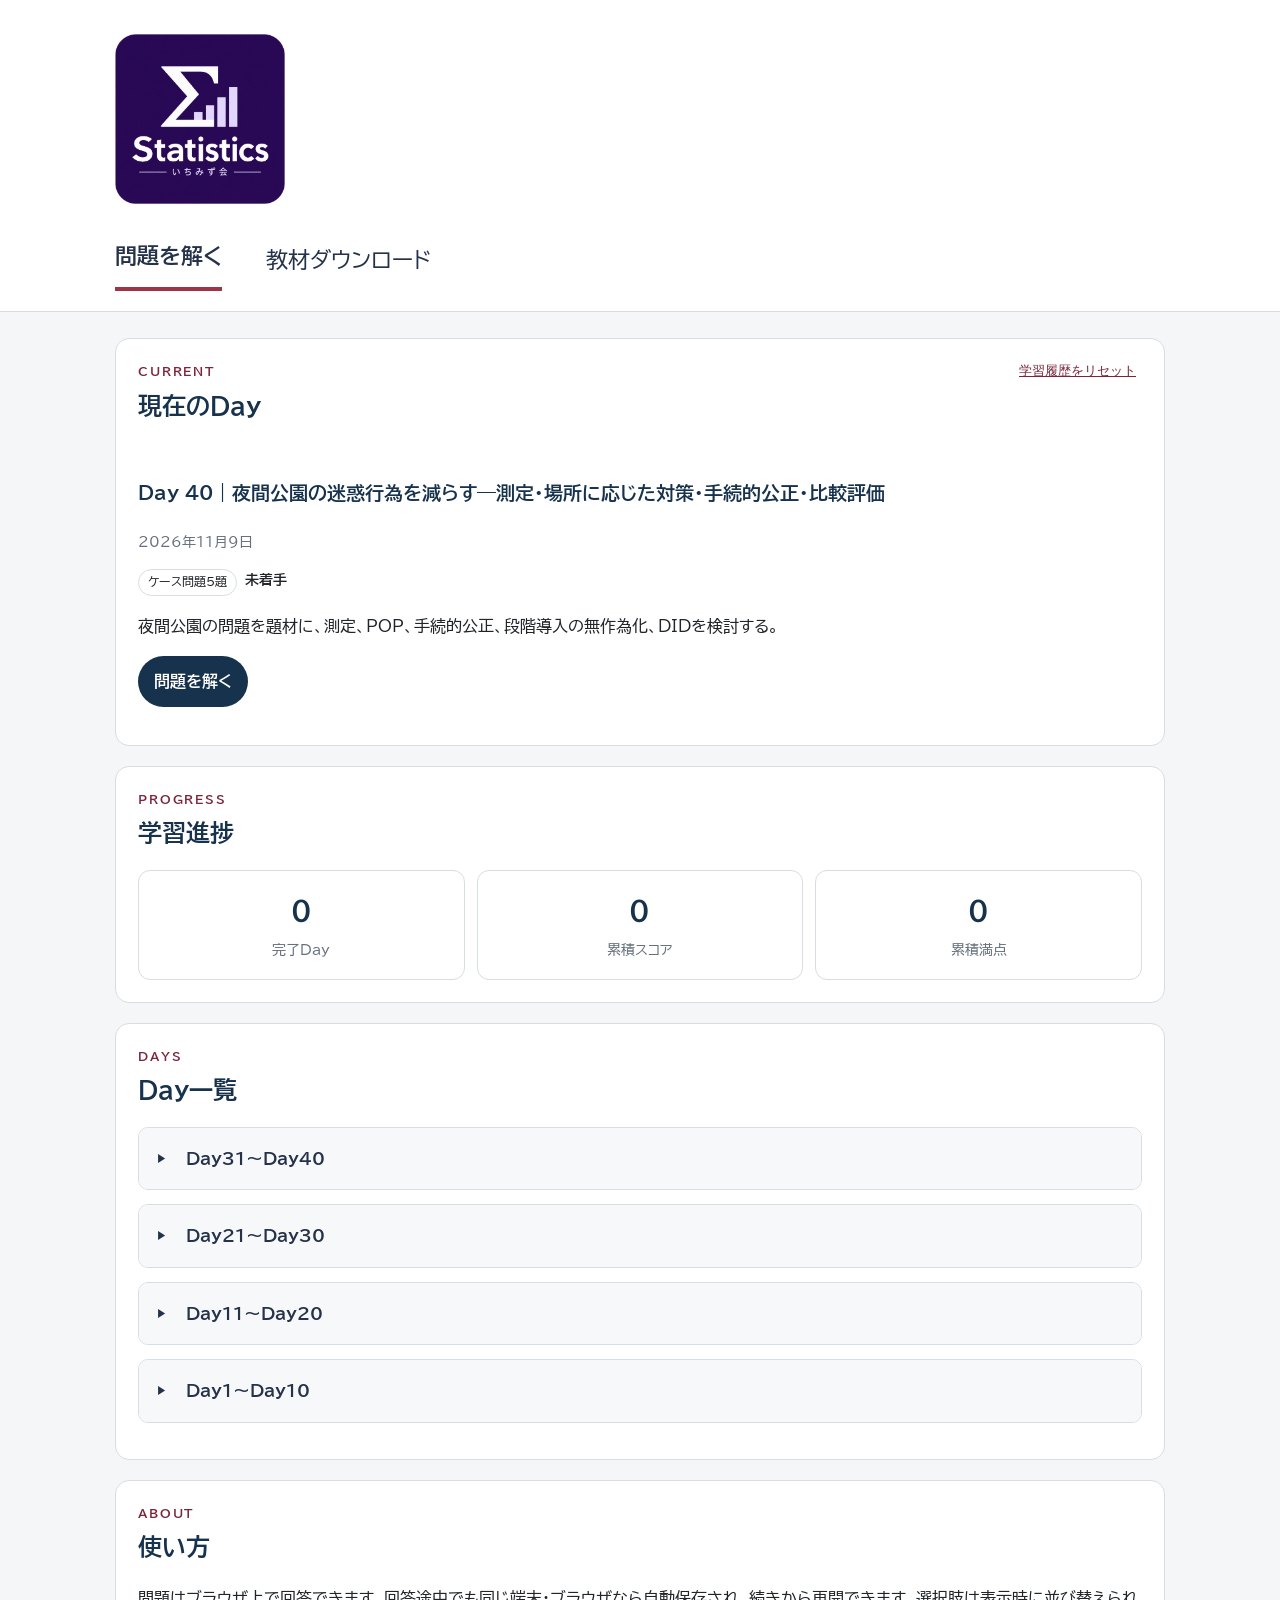
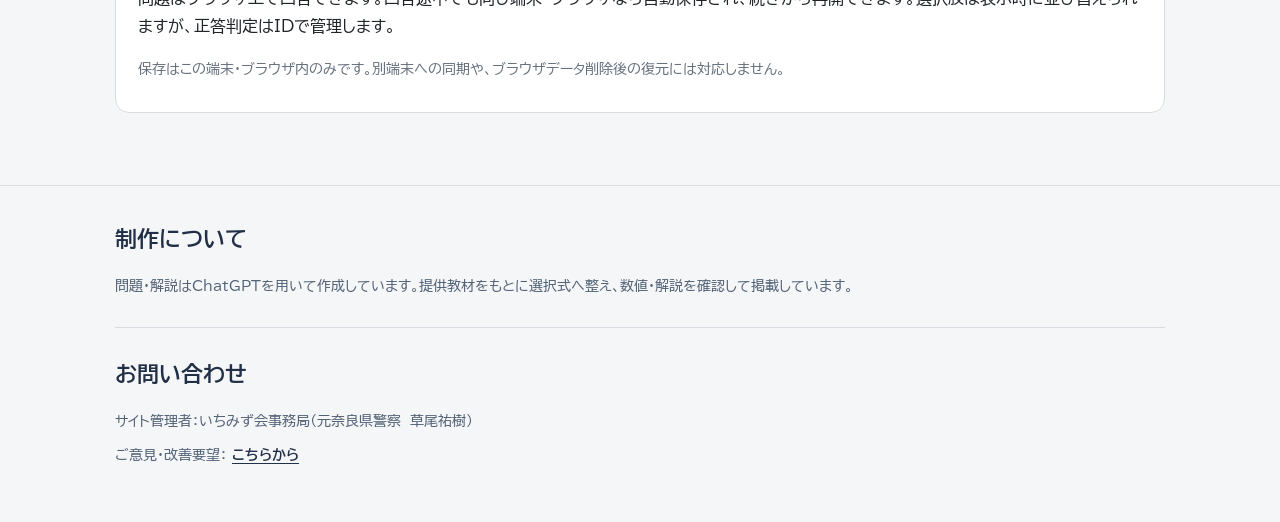
<file: index.html>
<!doctype html>
<html lang="ja">
<head>
  <meta charset="utf-8">
  <meta name="viewport" content="width=device-width,initial-scale=1">
  <meta name="robots" content="noindex,nofollow,noarchive">
  <title>EBP統計トレーニング</title>
  <link rel="stylesheet" href="css/style.css">
</head>
<body>
<header class="site-header stat-legacy-header">
  <div class="container">
    <img class="stat-logo" src="assets/statistics-logo.png" alt="Statistics いちみず会">
    <nav class="stat-top-nav" aria-label="主要メニュー">
      <a class="active" href="#days">問題を解く</a>
      <a href="#downloads">教材ダウンロード</a>
    </nav>
  </div>
</header>

<main class="container">
  <section class="panel">
    <div class="section-heading">
      <div>
        <p class="kicker">CURRENT</p>
        <h2>現在のDay</h2>
      </div>
      <button id="resetAll" class="text-button" type="button">学習履歴をリセット</button>
    </div>
    <div id="currentDay"></div>
  </section>

  <section class="panel">
    <p class="kicker">PROGRESS</p>
    <h2>学習進捗</h2>
    <div class="stats-grid">
      <div class="stat"><strong id="completedDays">0</strong><span>完了Day</span></div>
      <div class="stat"><strong id="totalScore">0</strong><span>累積スコア</span></div>
      <div class="stat"><strong id="totalPossible">0</strong><span>累積満点</span></div>
    </div>
  </section>

  <section class="panel" id="days">
    <p class="kicker">DAYS</p>
    <h2>Day一覧</h2>
    <div id="dayList"></div>
  </section>

  <section class="panel compact" id="downloads">
    <p class="kicker">ABOUT</p>
    <h2>使い方</h2>
    <p>問題はブラウザ上で回答できます。回答途中でも同じ端末・ブラウザなら自動保存され、続きから再開できます。選択肢は表示時に並び替えられますが、正答判定はIDで管理します。</p>
    <p class="muted">保存はこの端末・ブラウザ内のみです。別端末への同期や、ブラウザデータ削除後の復元には対応しません。</p>
  </section>
</main>

<footer class="site-footer stat-footer">
  <div class="container">
    <section class="footer-section">
      <h2>制作について</h2>
      <p>問題・解説はChatGPTを用いて作成しています。提供教材をもとに選択式へ整え、数値・解説を確認して掲載しています。</p>
    </section>
    <hr class="footer-rule">
    <section class="footer-section">
      <h2>お問い合わせ</h2>
      <p>サイト管理者：いちみず会事務局（元奈良県警察　草尾祐樹）</p>
      <p>ご意見・改善要望：
    <a href="https://sites.google.com/view/ichimizu-request-reception/%E3%83%9B%E3%83%BC%E3%83%A0">
      こちらから</a></p>
    </section>
  </div>
</footer>
<script src="js/app.js"></script>
</body>
</html>
</file>
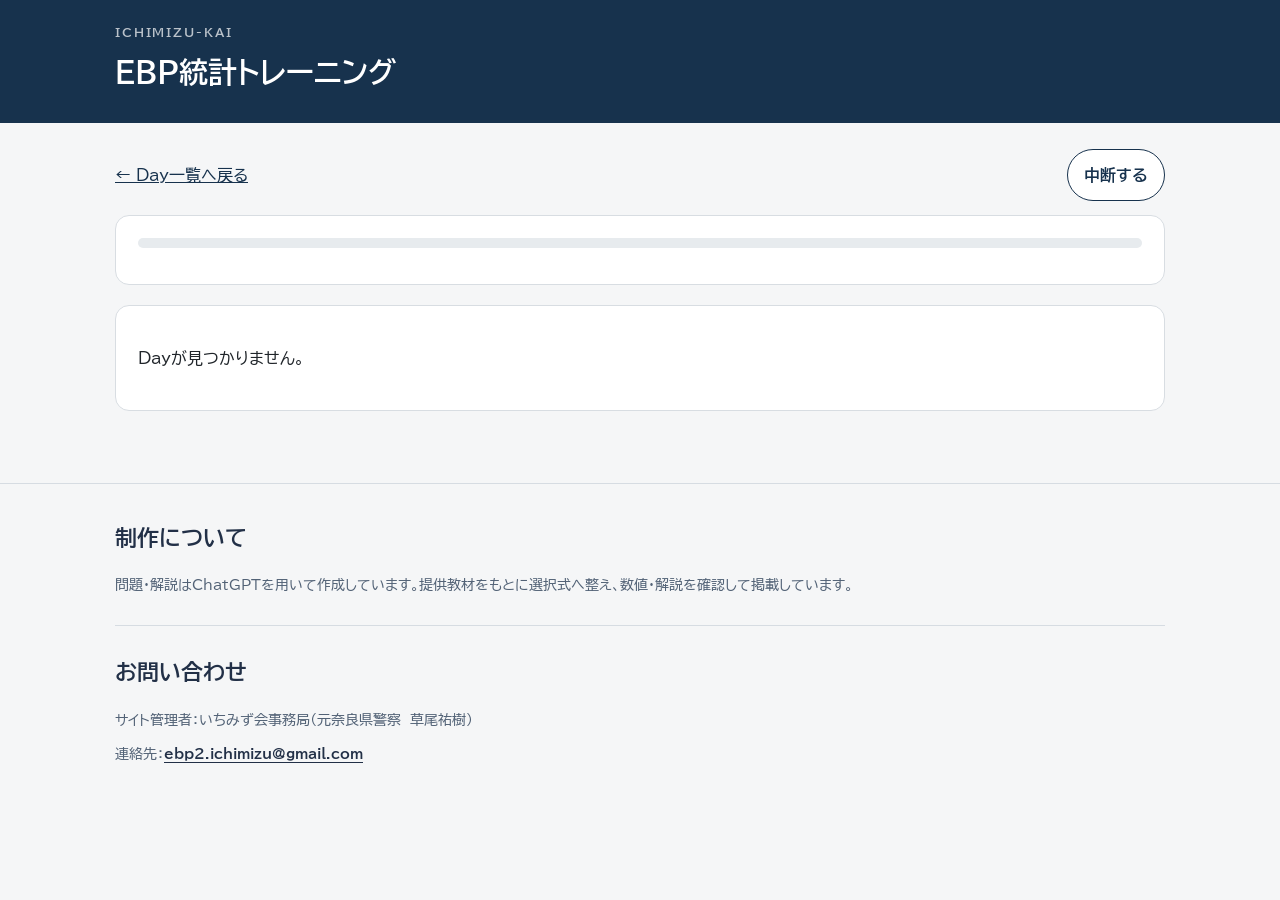
<file: day.html>
<!doctype html>
<html lang="ja">
<head>
  <meta charset="utf-8">
  <meta name="viewport" content="width=device-width,initial-scale=1">
  <meta name="robots" content="noindex,nofollow,noarchive">
  <title>問題を解く｜EBP統計トレーニング</title>
  <link rel="stylesheet" href="css/style.css">
</head>
<body>
<header class="site-header compact-header">
  <div class="container">
    <p class="eyebrow">ICHIMIZU-KAI</p>
    <h1>EBP統計トレーニング</h1>
  </div>
</header>

<main class="container">
  <div class="day-nav">
    <a href="index.html">← Day一覧へ戻る</a>
    <button id="interruptButton" class="button secondary compact-button" type="button">中断する</button>
  </div>
  <section class="panel">
    <div id="dayHeader"></div>
    <div class="progress-bar"><div id="progressFill"></div></div>
    <p id="progressText" class="muted"></p>
  </section>

  <section class="panel" id="questionPanel">
    <div id="questionArea"></div>
  </section>

  <section class="panel hidden" id="resultPanel">
    <div id="resultArea"></div>
  </section>
</main>

<footer class="site-footer stat-footer">
  <div class="container">
    <section class="footer-section">
      <h2>制作について</h2>
      <p>問題・解説はChatGPTを用いて作成しています。提供教材をもとに選択式へ整え、数値・解説を確認して掲載しています。</p>
    </section>
    <hr class="footer-rule">
    <section class="footer-section">
      <h2>お問い合わせ</h2>
      <p>サイト管理者：いちみず会事務局（元奈良県警察　草尾祐樹）</p>
      <p>連絡先：<a href="mailto:ebp2.ichimizu@gmail.com">ebp2.ichimizu@gmail.com</a></p>
    </section>
  </div>
</footer>
<script src="js/day.js"></script>
</body>
</html>
</file>
<file: css/style.css>
@import url('https://fonts.googleapis.com/css2?family=BIZ+UDPGothic:wght@400;700&display=swap');
:root{
  --navy:#17324d;
  --ink:#20252a;
  --red:#7a263a;
  --paper:#f5f6f7;
  --line:#d8dde2;
  --white:#fff;
  --muted:#66717d;
  --good:#2f6f44;
  --bad:#8a2430;
  --radius:14px;
}
*{box-sizing:border-box}
body{margin:0;font-family:"BIZ UDPGothic","Yu Gothic",sans-serif;color:var(--ink);background:var(--paper);line-height:1.75}
a{color:var(--navy)}
.container{width:min(1050px,calc(100% - 28px));margin:auto}
.site-header{background:var(--navy);color:white;padding:42px 0 36px}
.compact-header{padding:22px 0}
.site-header h1{margin:.2rem 0;font-size:clamp(2rem,5vw,3.4rem)}
.compact-header h1{font-size:1.8rem}
.eyebrow,.kicker{font-size:.78rem;font-weight:700;letter-spacing:.15em;margin:0;color:var(--red)}
.site-header .eyebrow{color:white;opacity:.7}
.lead{margin:0;opacity:.92}
main{padding:26px 0 52px}
.panel{background:white;border:1px solid var(--line);border-radius:var(--radius);padding:22px;margin-bottom:20px}
.panel.compact{padding-bottom:16px}
h2{margin:.1rem 0 1rem;color:var(--navy)}
h3{color:var(--navy)}
.section-heading{display:flex;justify-content:space-between;gap:16px;align-items:flex-start}
.stats-grid{display:grid;grid-template-columns:repeat(3,1fr);gap:12px}
.stat{border:1px solid var(--line);border-radius:12px;padding:16px;text-align:center}
.stat strong{display:block;font-size:1.7rem;color:var(--navy)}
.stat span{font-size:.85rem;color:var(--muted)}
.day-card{border-top:1px solid var(--line);padding:16px 0}
.day-card:first-child{border-top:0}
.meta{display:flex;gap:8px;flex-wrap:wrap;margin:.4rem 0}
.badge{display:inline-block;border:1px solid var(--line);border-radius:999px;padding:.12rem .55rem;font-size:.78rem}
.status{font-size:.85rem;font-weight:700}
.status.done{color:var(--good)}
.status.progress{color:var(--red)}
.button{display:inline-block;border:0;border-radius:999px;background:var(--navy);color:white;padding:.7rem 1rem;font:inherit;font-weight:700;text-decoration:none;cursor:pointer}
.button.secondary{background:white;color:var(--navy);border:1px solid var(--navy)}
.text-button{border:0;background:none;color:var(--red);text-decoration:underline;cursor:pointer}
.downloads{display:flex;gap:10px;flex-wrap:wrap;margin-top:12px}
.progress-bar{height:10px;background:#e7ebee;border-radius:999px;overflow:hidden}
.progress-bar>div{height:100%;background:var(--navy);width:0}
.muted{color:var(--muted);font-size:.9rem}
.choice-list{display:grid;gap:10px;margin:18px 0}
.choice{border:1px solid var(--line);border-radius:10px;padding:12px;display:flex;gap:10px;align-items:flex-start;cursor:pointer}
.choice:hover{border-color:#8ba0b2}
.choice input{margin-top:.4rem}
.feedback{border-left:4px solid var(--navy);background:#f7f9fa;padding:14px;margin-top:16px}
.feedback.correct{border-color:var(--good)}
.feedback.incorrect{border-color:var(--bad)}
.hidden{display:none!important}
.exercise-note{background:#faf8f2;border:1px solid #e6dfcf;border-radius:10px;padding:14px;margin:12px 0}
.site-footer{padding:20px 0 40px;color:var(--muted);font-size:.9rem}
@media(max-width:700px){
  .stats-grid{grid-template-columns:1fr}
  .section-heading{display:block}
  .container{width:min(100% - 20px,1050px)}
  .panel{padding:17px}
  .button{width:100%;text-align:center}
}

.day-nav{display:flex;justify-content:space-between;align-items:center;gap:12px;margin-bottom:14px}
.compact-button{width:auto}
@media(max-width:700px){
  .day-nav{align-items:stretch}
  .day-nav .compact-button{width:auto;min-width:8.5rem}
}

.input-block{display:block;margin:16px 0}
.input-block span{display:block;font-weight:700;margin-bottom:6px}
.input-block input,.input-block textarea{
  width:100%;
  border:1px solid #b8c0c7;
  border-radius:10px;
  padding:.8rem;
  font:inherit;
  background:#fff;
}
.input-block textarea{resize:vertical}

/* v1.4: preserve the former Statistics header/logo style */
.stat-legacy-header{background:#fff;color:#1f2940;padding:34px 0 20px;border-bottom:1px solid #d6dce2}
.stat-logo{display:block;width:170px;height:auto;margin:0 0 34px}
.stat-top-nav{display:flex;gap:44px;align-items:flex-end}
.stat-top-nav a{color:#25324a;text-decoration:none;font-size:1.35rem;padding-bottom:12px}
.stat-top-nav a.active{font-weight:700;border-bottom:4px solid #9d3447}
.stat-top-nav a:hover{text-decoration:underline;text-underline-offset:5px}
.stat-footer{background:#f5f6f7;color:#526276;padding:34px 0 46px;border-top:1px solid #d6dce2}
.stat-footer h2{color:#223047;margin:.1rem 0 .9rem}
.stat-footer p{margin:.55rem 0}
.stat-footer a{color:#223047;font-weight:700;text-underline-offset:3px}
.footer-rule{border:0;border-top:1px solid #d6dce2;margin:28px 0}
@media(max-width:700px){
  .stat-legacy-header{padding-top:24px}
  .stat-logo{width:118px;margin-bottom:26px}
  .stat-top-nav{gap:32px}
  .stat-top-nav a{font-size:1.12rem}
}


/* v1.6: Day一覧を10日単位で折りたたむ */
.day-range{
  margin:0 0 14px;
  border:1px solid #d8dde5;
  border-radius:10px;
  background:#fff;
  overflow:hidden;
}
.day-range summary{
  cursor:pointer;
  list-style:none;
  padding:16px 18px;
  font-weight:700;
  font-size:1.05rem;
  color:#25324a;
  background:#f7f8fa;
  user-select:none;
}
.day-range summary::-webkit-details-marker{display:none}
.day-range summary::before{
  content:"▶";
  display:inline-block;
  width:1.35em;
  margin-right:6px;
  transition:transform .15s ease;
}
.day-range[open] summary::before{
  transform:rotate(90deg);
}
.day-range[open] summary{
  border-bottom:1px solid #d8dde5;
}
.day-range-grid{
  display:grid;
  gap:16px;
  padding:16px;
}
@media(min-width:760px){
  .day-range-grid{
    grid-template-columns:repeat(2,minmax(0,1fr));
  }
}
</file>
